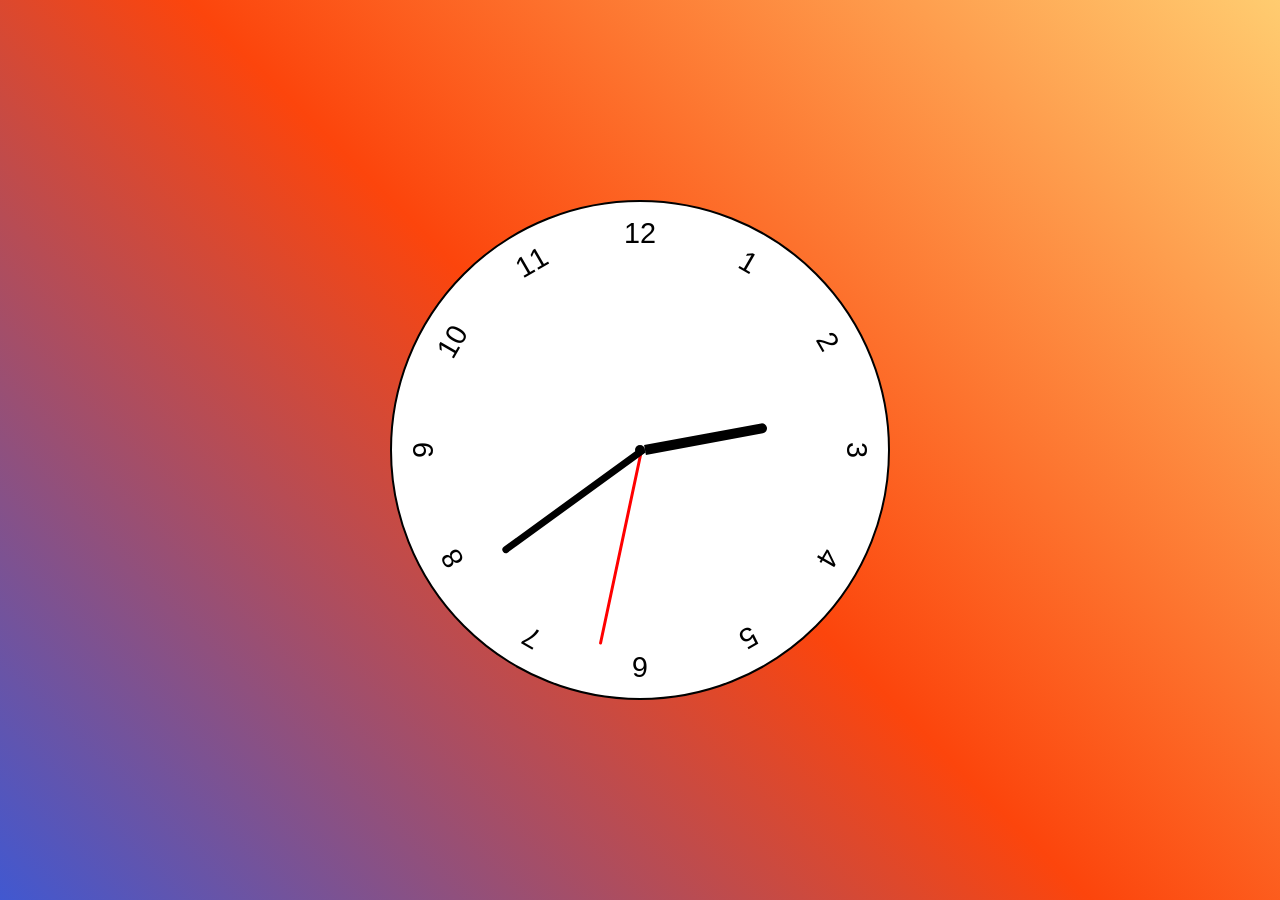
<file: index.html>
<!DOCTYPE html>
<html lang="pt-BR">

<head>
  <meta charset="UTF-8">
  <meta name="viewport" content="width=device-width, initial-scale=1.0">
  <link rel="stylesheet" href="styles.css">
  <title>Relógio</title>
</head>

<body>
  <div class="clock">
    <!-- Ponteiros do relógio -->
    <div class="hand seconds"></div>
    <div class="hand minutes"></div>
    <div class="hand hours"></div>

    <!-- Números do relógio -->
    <div class="number number-1">1</div>
    <div class="number number-2">2</div>
    <div class="number number-3">3</div>
    <div class="number number-4">4</div>
    <div class="number number-5">5</div>
    <div class="number number-6">6</div>
    <div class="number number-7">7</div>
    <div class="number number-8">8</div>
    <div class="number number-9">9</div>
    <div class="number number-10">10</div>
    <div class="number number-11">11</div>
    <div class="number number-12">12</div>
  </div>
  <script src="script.js"></script>
</body>

</html>
</file>
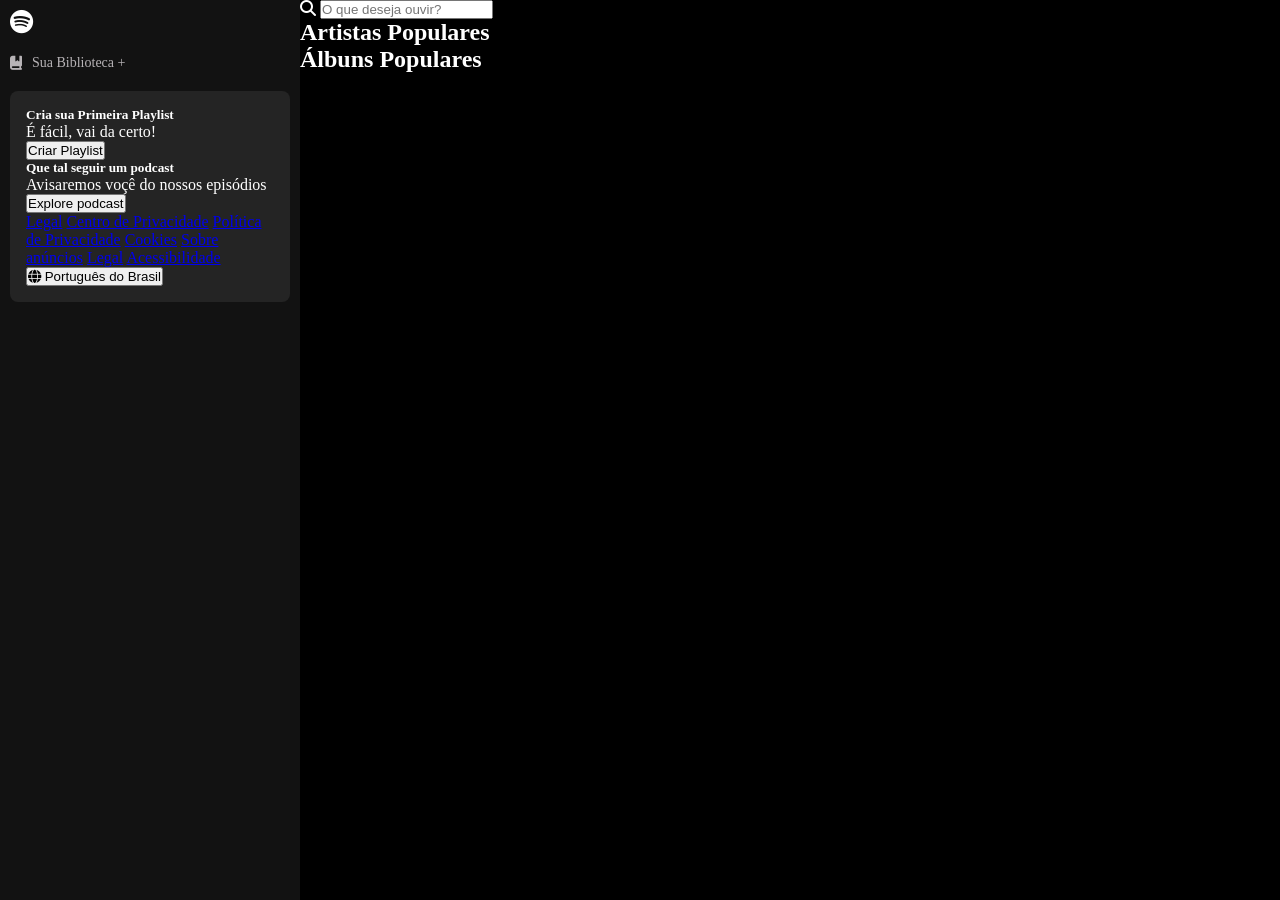
<file: projeto-clone-spotify/index.html>
<!DOCTYPE html>
<html lang="en">

<head>
  <meta charset="UTF-8">
  <meta name="viewport" content="width=device-width, initial-scale=1.0">
  <link rel="stylesheet" href="https://cdnjs.cloudflare.com/ajax/libs/font-awesome/6.7.0/css/all.min.css" integrity="sha512-9xKTRVabjVeZmc+GUW8GgSmcREDunMM+Dt/GrzchfN8tkwHizc5RP4Ok/MXFFy5rIjJjzhndFScTceq5e6GvVQ==" crossorigin="anonymous" referrerpolicy="no-referrer" />
  <link rel="stylesheet" href="styles.css">
  <title>Music Club</title>
</head>

<body>
  <div class="container">
    <nav class="sidebar">
      <div class="nav-logo">
        <i class="fa-brands fa-spotify"></i>
      </div>
      <div class="nav-library">
        <i class="fa-solid fa-book-bookmark"></i>
        <p>Sua Biblioteca +</p>
      </div>
      <div class="nav-playlist">
        <h5>Cria sua Primeira Playlist</h5>
        <p>É fácil, vai da certo!</p>
        <button>Criar Playlist</button>
        <div>
          <h5>Que tal seguir um podcast</h5>
          <p>Avisaremos voçê do nossos episódios</p>
          <button>Explore podcast</button>
        </div>
        <div class="nav-footer">
          <a href="#">Legal</a>
          <a href="#">Centro de Privacidade</a>
          <a href="#">Política de Privacidade</a>
          <a href="#">Cookies</a>
          <a href="#">Sobre anúncios</a>
          <a href="#">Legal</a>
          <a href="#">Acessibilidade</a>
        </div>
        <button class="nav-lang-button">
          <i class="fa-solid fa-globe"></i>
          Português do Brasil
        </button>
      </div>
    </nav>
    <main>
      <header class="seach-bar">
        <i class="fa-solid fa-magnifying-glass"></i>
        <input placeholder="O que deseja ouvir?">
      </header>
      <section>
        <h2>Artistas Populares</h2>
        <div class="artists-grid">
          <!-- Colocar dados no JS  -->
        </div>
        <h2>Álbuns Populares</h2>
        <div class="albums-grid">
          <!-- Colocar  dados no JS  -->
        </div>
      </section>
    </main>
  </div>
</body>

</html>
</file>
<file: styles.css>
/*  Reset global */
* {
  box-sizing: border-box;
  padding: 0;
  margin: 0;
  font-family: sans-serif;
}

/*  Fundo com gradiente */
body {
  background-image: linear-gradient(
    45deg,
    #4158d0 0%,
    #fc450c 50%,
    #ffcc70 100%
  );
  height: 100vh;
  display: flex;
  align-items: center;
  justify-content: center;
}

/*  Estrutura do relógio */
.clock {
  width: 500px;
  height: 500px;
  background-color: white;
  border-radius: 50%;
  border: 2px solid black;
  position: relative;
}

/*  Estilos para os números do relógio */
.clock .number {
  --rotation: 0;
  position: absolute;
  width: 100%;
  height: 100%;
  text-align: center;
  transform: rotate(var(--rotation));
  font-size: 1.8rem;
  font-weight: 500;
  padding: 15px;
}

/*  Rotação dos números */
.clock .number.number-1 {
  --rotation: 30deg;
}
.clock .number.number-2 {
  --rotation: 60deg;
}
.clock .number.number-3 {
  --rotation: 90deg;
}
.clock .number.number-4 {
  --rotation: 120deg;
}
.clock .number.number-5 {
  --rotation: 150deg;
}
.clock .number.number-6 {
  --rotation: 180deg;
}
.clock .number.number-7 {
  --rotation: 210deg;
}
.clock .number.number-8 {
  --rotation: 240deg;
}
.clock .number.number-9 {
  --rotation: 270deg;
}
.clock .number.number-10 {
  --rotation: 300deg;
}
.clock .number.number-11 {
  --rotation: 330deg;
}
.clock .number.number-12 {
  --rotation: 360deg;
}

/*  Ponto central do relógio */
.clock::after {
  content: "";
  position: absolute;
  width: 10px;
  height: 10px;
  border-radius: 50%;
  top: 50%;
  left: 50%;
  transform: translate(-50%, -50%);
  z-index: 11;
  background-color: black;
}

/*  Estilos para os ponteiros */
.clock .hand {
  position: absolute;
  bottom: 50%;
  left: 50%;
  width: 10px;
  height: 40%;
  background-color: black;
  z-index: 10;
  transform: rotate(var(--rotation));
  transform-origin: bottom;
  border-top-left-radius: 10px;
  border-top-right-radius: 10px;
}

/*  Ajustes para ponteiros individuais */
.clock .hand.seconds {
  width: 3px;
  height: 40%;
  background-color: red;
}

.clock .hand.minutes {
  width: 7px;
  height: 35%;
  background-color: black;
}

.clock .hand.hours {
  width: 10px;
  height: 25%;
  background-color: black;
}
</file>
<file: projeto-clone-spotify/styles.css>
* {
  margin: 0;
  padding: 0;
  box-sizing: border-box;
}

body {
  background-color: black;
  color: white;
}

.container {
  display: flex;
  height: 100vh;
}

.sidebar {
  width: 300px;
  background-color: #121212;
  padding: 10px;
  padding-bottom: 90px;
  display: flex;
  flex-direction: column;
  gap: 20px;
}

.nav-logo i {
  font-size: 24px;
}

.nav-library {
  display: flex;
  align-items: center;
  gap: 10px;
}

.nav-library i,
.nav-library p {
  font-size: 14px;
  color: #b7b3b6;
  cursor: pointer;
}

.nav-playlist,
.nav-podcast {
  background-color: #242424;
  padding: 16px;
  border-radius: 8px;
}
</file>
